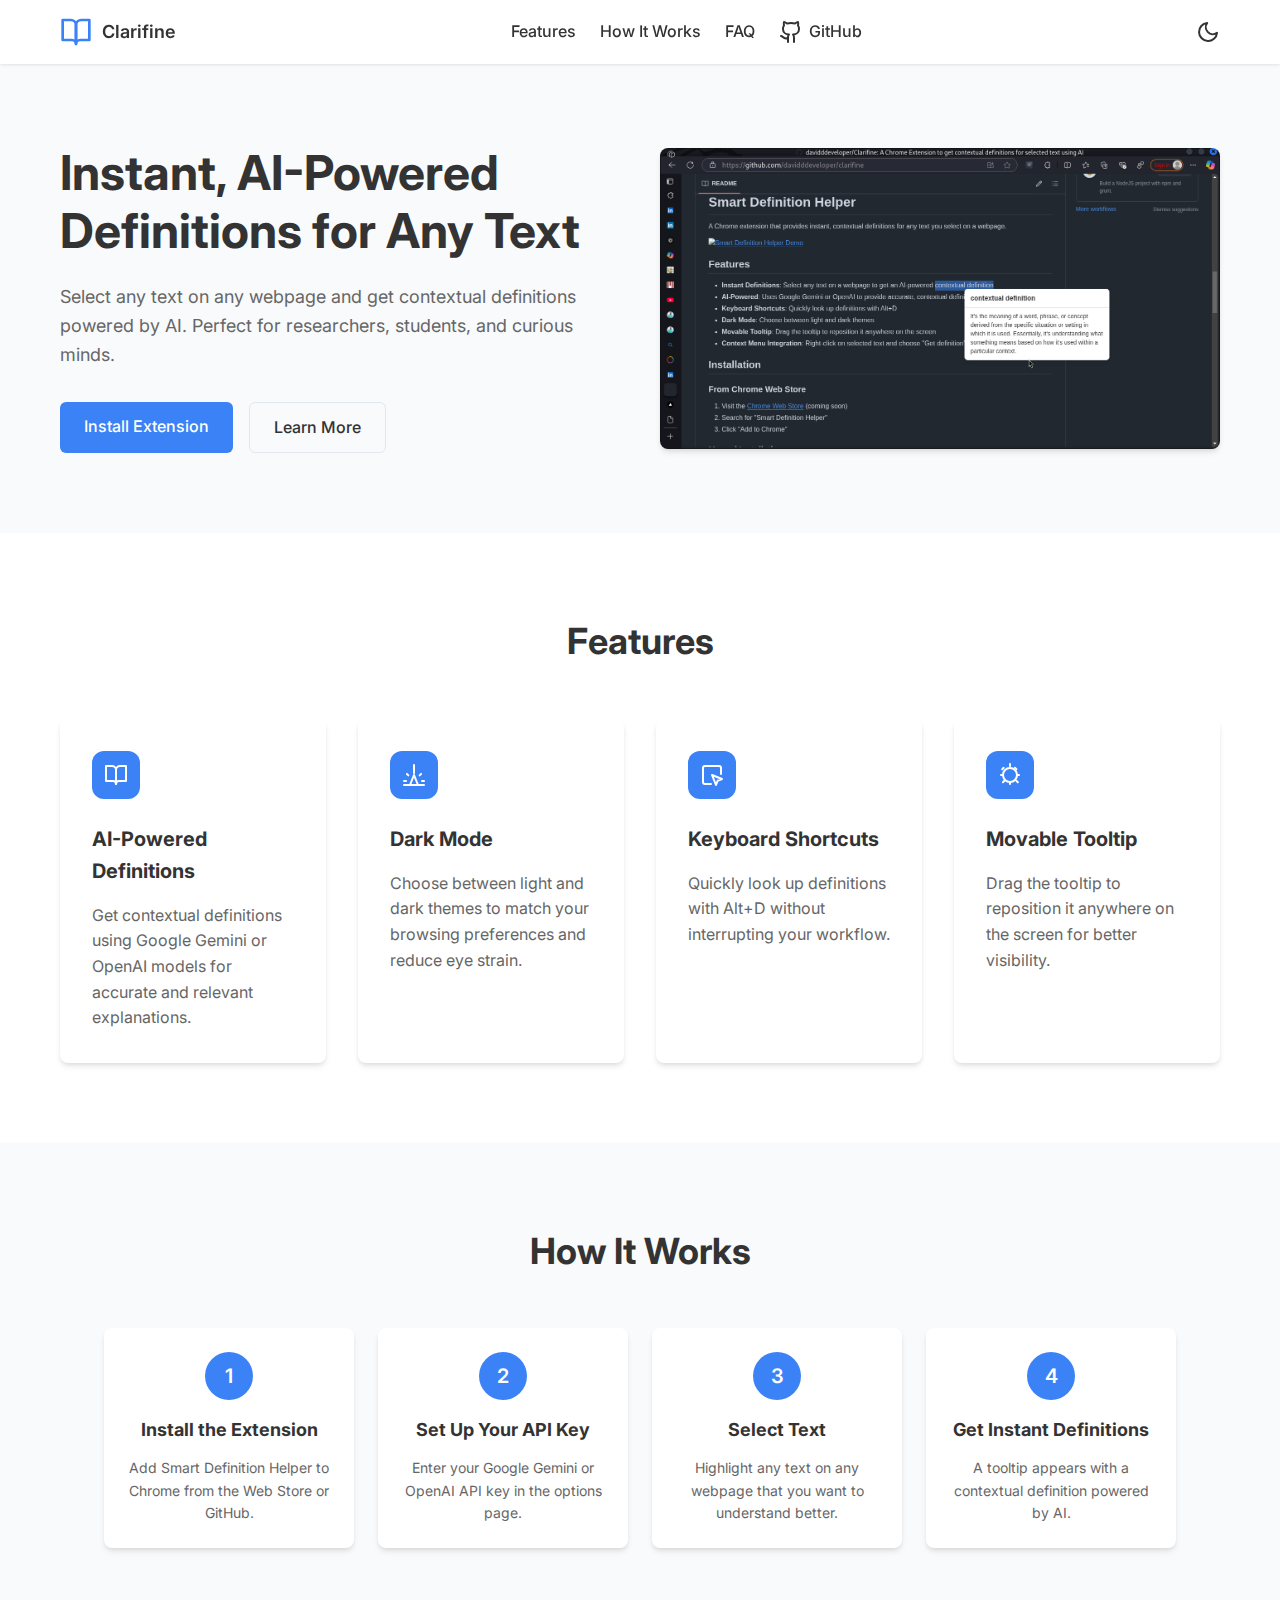
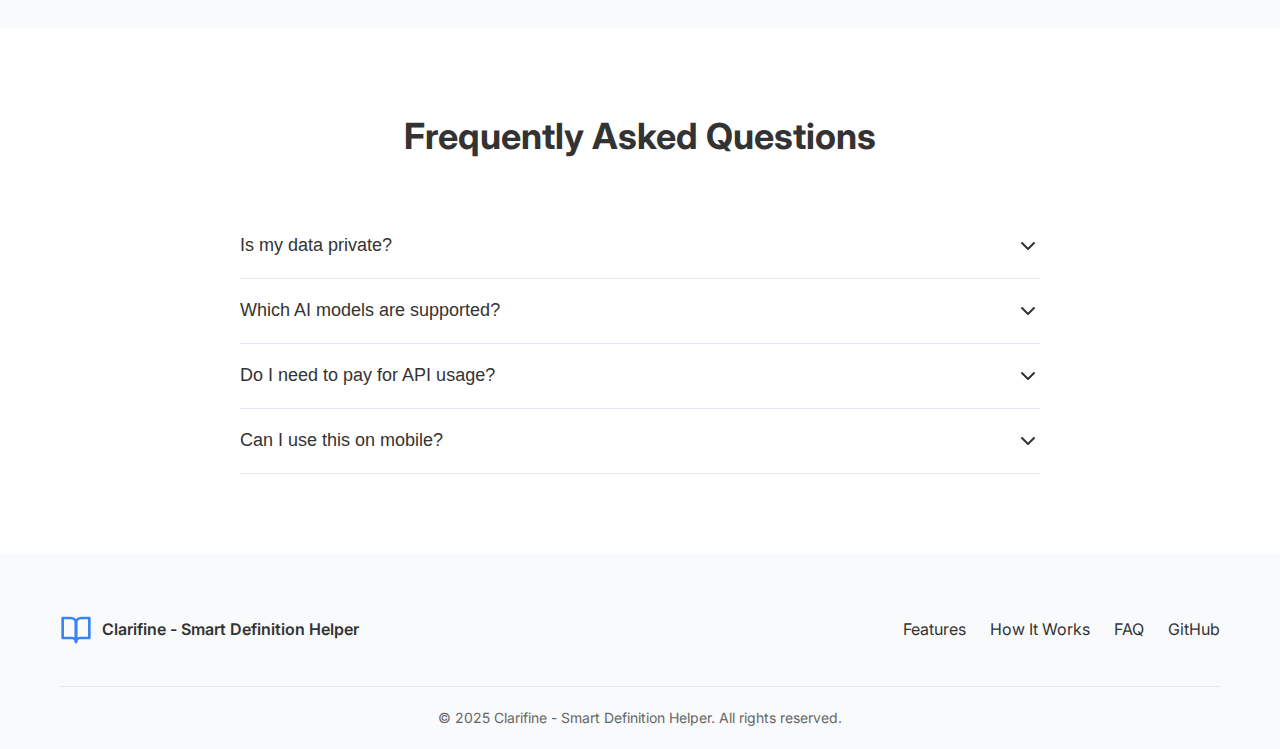
<file: website/index.html>
<!DOCTYPE html>
<html lang="en">
<head>
  <meta charset="UTF-8">
  <meta name="viewport" content="width=device-width, initial-scale=1.0">
  <title>Clarifine - AI-Powered Definitions for Any Text</title>
  <link rel="stylesheet" href="styles.css">
  <link rel="preconnect" href="https://fonts.googleapis.com">
  <link rel="preconnect" href="https://fonts.gstatic.com" crossorigin>
  <link href="https://fonts.googleapis.com/css2?family=Inter:wght@400;500;600;700&display=swap" rel="stylesheet">
  <link rel="shortcut icon" href="images/logo.svg" type="image/svg+xml">
  <meta name="description" content="Instant, AI-powered definitions for any text. Select any text on any webpage and get contextual definitions powered by AI. Perfect for researchers, students, and curious minds.">
  <meta name="keywords" content="clarifine, smart definition helper, ai definitions, google gemini, openai, gpt-3, gpt-4">
  <meta name="author" content="David Developer">
  <meta name="robots" content="index, follow">
  <meta property="og:title" content="Clarifine - AI-Powered Definitions for Any Text">
  <meta property="og:description" content="Instant, AI-powered definitions for any text. Select any text on any webpage and get contextual definitions powered by AI. Perfect for researchers, students, and curious minds.">
  <meta property="og:image" content="images/hero-demo.png">
  <meta property="og:url" content="https://clarifine.com">
  <meta property="og:type" content="website">
  <meta name="twitter:card" content="summary_large_image">
  <meta name="twitter:site" content="@davidddeveloper">
  <meta name="twitter:creator" content="@davidddeveloper">
</head>
<body>
  <header>
    <div class="container">
      <nav>
        <div class="logo">
          <img src="images/logo.svg" alt="Clarifine - Smart Definition Helper Logo">
          <span>Clarifine</span>
        </div>
        <div class="nav-links">
          <a href="#features">Features</a>
          <a href="#how-it-works">How It Works</a>
          <a href="#faq">FAQ</a>
          <a href="https://github.com/davidddeveloper/clarifine" class="github-link" target="_blank" rel="noopener">
            <svg xmlns="http://www.w3.org/2000/svg" width="24" height="24" viewBox="0 0 24 24" fill="none" stroke="currentColor" stroke-width="2" stroke-linecap="round" stroke-linejoin="round"><path d="M15 22v-4a4.8 4.8 0 0 0-1-3.5c3 0 6-2 6-5.5.08-1.25-.27-2.48-1-3.5.28-1.15.28-2.35 0-3.5 0 0-1 0-3 1.5-2.64-.5-5.36-.5-8 0C6 2 5 2 5 2c-.3 1.15-.3 2.35 0 3.5A5.403 5.403 0 0 0 4 9c0 3.5 3 5.5 6 5.5-.39.49-.68 1.05-.85 1.65-.17.6-.22 1.23-.15 1.85v4"></path><path d="M9 18c-4.51 2-5-2-7-2"></path></svg>
            GitHub
          </a>
        </div>
        <button class="theme-toggle" aria-label="Toggle dark mode">
          <svg class="sun-icon" xmlns="http://www.w3.org/2000/svg" width="24" height="24" viewBox="0 0 24 24" fill="none" stroke="currentColor" stroke-width="2" stroke-linecap="round" stroke-linejoin="round"><circle cx="12" cy="12" r="5"></circle><line x1="12" y1="1" x2="12" y2="3"></line><line x1="12" y1="21" x2="12" y2="23"></line><line x1="4.22" y1="4.22" x2="5.64" y2="5.64"></line><line x1="18.36" y1="18.36" x2="19.78" y2="19.78"></line><line x1="1" y1="12" x2="3" y2="12"></line><line x1="21" y1="12" x2="23" y2="12"></line><line x1="4.22" y1="19.78" x2="5.64" y2="18.36"></line><line x1="18.36" y1="5.64" x2="19.78" y2="4.22"></line></svg>
          <svg class="moon-icon" xmlns="http://www.w3.org/2000/svg" width="24" height="24" viewBox="0 0 24 24" fill="none" stroke="currentColor" stroke-width="2" stroke-linecap="round" stroke-linejoin="round"><path d="M21 12.79A9 9 0 1 1 11.21 3 7 7 0 0 0 21 12.79z"></path></svg>
        </button>
      </nav>
    </div>
  </header>

  <section class="hero">
    <div class="container">
      <div class="hero-content">
        <h1>Instant, AI-Powered Definitions for Any Text</h1>
        <p>Select any text on any webpage and get contextual definitions powered by AI. Perfect for researchers, students, and curious minds.</p>
        <div class="cta-buttons">
          <a href="https://chrome.google.com/webstore" class="primary-button">Install Extension</a>
          <a href="#how-it-works" class="secondary-button">Learn More</a>
        </div>
      </div>
      <div class="hero-image">
        <img src="images/hero-demo.png" alt="Smart Definition Helper in action">
      </div>
    </div>
  </section>

  <section id="features" class="features">
    <div class="container">
      <h2>Features</h2>
      <div class="features-grid">
        <div class="feature-card">
          <div class="feature-icon">
            <svg xmlns="http://www.w3.org/2000/svg" width="24" height="24" viewBox="0 0 24 24" fill="none" stroke="currentColor" stroke-width="2" stroke-linecap="round" stroke-linejoin="round"><path d="M2 3h6a4 4 0 0 1 4 4v14a3 3 0 0 0-3-3H2z"></path><path d="M22 3h-6a4 4 0 0 0-4 4v14a3 3 0 0 1 3-3h7z"></path></svg>
          </div>
          <h3>AI-Powered Definitions</h3>
          <p>Get contextual definitions using Google Gemini or OpenAI models for accurate and relevant explanations.</p>
        </div>
        <div class="feature-card">
          <div class="feature-icon">
            <svg xmlns="http://www.w3.org/2000/svg" width="24" height="24" viewBox="0 0 24 24" fill="none" stroke="currentColor" stroke-width="2" stroke-linecap="round" stroke-linejoin="round"><path d="M12 2v8"></path><path d="m4.93 10.93 1.41 1.41"></path><path d="M2 18h2"></path><path d="M20 18h2"></path><path d="m19.07 10.93-1.41 1.41"></path><path d="M22 22H2"></path><path d="m8 22 4-10 4 10"></path></svg>
          </div>
          <h3>Dark Mode</h3>
          <p>Choose between light and dark themes to match your browsing preferences and reduce eye strain.</p>
        </div>
        <div class="feature-card">
          <div class="feature-icon">
            <svg xmlns="http://www.w3.org/2000/svg" width="24" height="24" viewBox="0 0 24 24" fill="none" stroke="currentColor" stroke-width="2" stroke-linecap="round" stroke-linejoin="round"><path d="M21 11V5a2 2 0 0 0-2-2H5a2 2 0 0 0-2 2v14a2 2 0 0 0 2 2h6"></path><path d="m12 12 4 10 1.7-4.3L22 16Z"></path></svg>
          </div>
          <h3>Keyboard Shortcuts</h3>
          <p>Quickly look up definitions with Alt+D without interrupting your workflow.</p>
        </div>
        <div class="feature-card">
          <div class="feature-icon">
            <svg xmlns="http://www.w3.org/2000/svg" width="24" height="24" viewBox="0 0 24 24" fill="none" stroke="currentColor" stroke-width="2" stroke-linecap="round" stroke-linejoin="round"><path d="M12 19a7 7 0 1 0 0-14 7 7 0 0 0 0 14Z"></path><path d="M12 19v2"></path><path d="M12 3V1"></path><path d="m4.22 6.22 1.42-1.42"></path><path d="m18.36 6.22-1.42-1.42"></path><path d="m6.34 17.76-1.42 1.42"></path><path d="m19.78 19.18-1.42-1.42"></path><path d="M5 12H3"></path><path d="M21 12h-2"></path></svg>
          </div>
          <h3>Movable Tooltip</h3>
          <p>Drag the tooltip to reposition it anywhere on the screen for better visibility.</p>
        </div>
      </div>
    </div>
  </section>

  <section id="how-it-works" class="how-it-works">
    <div class="container">
      <h2>How It Works</h2>
      <div class="steps">
        <div class="step">
          <div class="step-number">1</div>
          <h3>Install the Extension</h3>
          <p>Add Smart Definition Helper to Chrome from the Web Store or GitHub.</p>
        </div>
        <div class="step">
          <div class="step-number">2</div>
          <h3>Set Up Your API Key</h3>
          <p>Enter your Google Gemini or OpenAI API key in the options page.</p>
        </div>
        <div class="step">
          <div class="step-number">3</div>
          <h3>Select Text</h3>
          <p>Highlight any text on any webpage that you want to understand better.</p>
        </div>
        <div class="step">
          <div class="step-number">4</div>
          <h3>Get Instant Definitions</h3>
          <p>A tooltip appears with a contextual definition powered by AI.</p>
        </div>
      </div>
    </div>
  </section>

  <section id="faq" class="faq">
    <div class="container">
      <h2>Frequently Asked Questions</h2>
      <div class="accordion">
        <div class="accordion-item">
          <button class="accordion-header">
            <span>Is my data private?</span>
            <svg class="accordion-icon" xmlns="http://www.w3.org/2000/svg" width="24" height="24" viewBox="0 0 24 24" fill="none" stroke="currentColor" stroke-width="2" stroke-linecap="round" stroke-linejoin="round"><polyline points="6 9 12 15 18 9"></polyline></svg>
          </button>
          <div class="accordion-content">
            <p>Yes, your API key is stored locally in your browser and is never sent to our servers. Selected text is sent directly to the AI provider (Google or OpenAI) for processing. No user data is collected or stored by this extension.</p>
          </div>
        </div>
        <div class="accordion-item">
          <button class="accordion-header">
            <span>Which AI models are supported?</span>
            <svg class="accordion-icon" xmlns="http://www.w3.org/2000/svg" width="24" height="24" viewBox="0 0 24 24" fill="none" stroke="currentColor" stroke-width="2" stroke-linecap="round" stroke-linejoin="round"><polyline points="6 9 12 15 18 9"></polyline></svg>
          </button>
          <div class="accordion-content">
            <p>Smart Definition Helper supports Google Gemini Pro and OpenAI's GPT-3.5 Turbo. We recommend using Gemini for the best balance of performance and cost.</p>
          </div>
        </div>
        <div class="accordion-item">
          <button class="accordion-header">
            <span>Do I need to pay for API usage?</span>
            <svg class="accordion-icon" xmlns="http://www.w3.org/2000/svg" width="24" height="24" viewBox="0 0 24 24" fill="none" stroke="currentColor" stroke-width="2" stroke-linecap="round" stroke-linejoin="round"><polyline points="6 9 12 15 18 9"></polyline></svg>
          </button>
          <div class="accordion-content">
            <p>Yes, you'll need to use your own API key from either Google or OpenAI. Both providers offer free tiers that should be sufficient for casual use. Google Gemini currently offers a more generous free tier.</p>
          </div>
        </div>
        <div class="accordion-item">
          <button class="accordion-header">
            <span>Can I use this on mobile?</span>
            <svg class="accordion-icon" xmlns="http://www.w3.org/2000/svg" width="24" height="24" viewBox="0 0 24 24" fill="none" stroke="currentColor" stroke-width="2" stroke-linecap="round" stroke-linejoin="round"><polyline points="6 9 12 15 18 9"></polyline></svg>
          </button>
          <div class="accordion-content">
            <p>Currently, Smart Definition Helper is only available for desktop Chrome browsers. We're exploring options for mobile browsers in the future.</p>
          </div>
        </div>
      </div>
    </div>
  </section>

  <footer>
    <div class="container">
      <div class="footer-content">
        <div class="footer-logo">
          <img src="images/logo.svg" alt="Smart Definition Helper Logo">
          <span>Clarifine - Smart Definition Helper</span>
        </div>
        <div class="footer-links">
          <a href="#features">Features</a>
          <a href="#how-it-works">How It Works</a>
          <a href="#faq">FAQ</a>
          <a href="https://github.com/yourusername/smart-definition-helper">GitHub</a>
        </div>
      </div>
      <div class="footer-bottom">
        <p>&copy; 2025 Clarifine - Smart Definition Helper. All rights reserved.</p>
      </div>
    </div>
  </footer>

  <script src="script.js"></script>
</body>
</html>
</file>
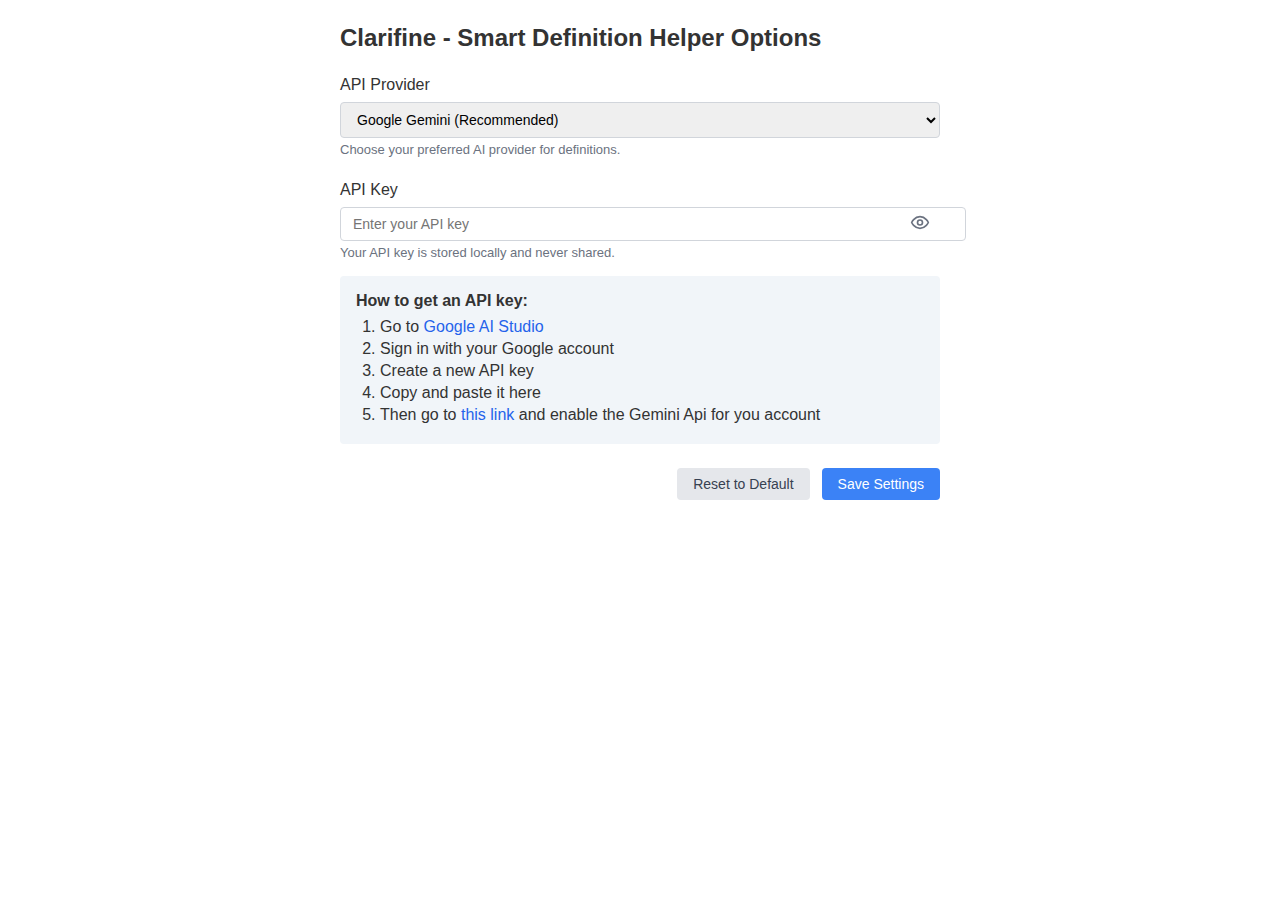
<file: options.html>
<!DOCTYPE html>
<html lang="en">
<head>
  <meta charset="UTF-8">
  <meta name="viewport" content="width=device-width, initial-scale=1.0">
  <title>Smart Definition Helper Options</title>
  <style>
    body {
      font-family: -apple-system, BlinkMacSystemFont, "Segoe UI", Roboto, Helvetica, Arial, sans-serif;
      max-width: 600px;
      margin: 0 auto;
      padding: 24px;
      color: #333;
    }
    
    h1 {
      font-size: 24px;
      margin-top: 0;
      margin-bottom: 24px;
    }
    
    .form-group {
      margin-bottom: 24px;
    }
    
    label {
      display: block;
      font-weight: 500;
      margin-bottom: 8px;
    }
    
    select, input[type="text"], input[type="password"] {
      width: 100%;
      padding: 8px 12px;
      border: 1px solid #d1d5db;
      border-radius: 4px;
      font-size: 14px;
    }
    
    .api-key-container {
      position: relative;
    }
    
    .toggle-visibility {
      position: absolute;
      right: 10px;
      top: 50%;
      transform: translateY(-50%);
      cursor: pointer;
      color: #6b7280;
      background: none;
      border: none;
      padding: 0;
    }
    
    .help-text {
      font-size: 13px;
      color: #6b7280;
      margin-top: 4px;
    }
    
    .api-instructions {
      background-color: #f1f5f9;
      padding: 16px;
      border-radius: 4px;
      margin-top: 16px;
    }
    
    .api-instructions h3 {
      font-size: 16px;
      margin-top: 0;
      margin-bottom: 8px;
    }
    
    .api-instructions ol {
      margin: 0;
      padding-left: 24px;
    }
    
    .api-instructions li {
      margin-bottom: 4px;
    }
    
    .api-instructions a {
      color: #2563eb;
      text-decoration: none;
    }
    
    .api-instructions a:hover {
      text-decoration: underline;
    }
    
    .buttons {
      display: flex;
      justify-content: flex-end;
      gap: 12px;
      margin-top: 24px;
    }
    
    .button {
      padding: 8px 16px;
      border-radius: 4px;
      font-size: 14px;
      cursor: pointer;
      transition: background-color 0.2s;
    }
    
    .button-primary {
      background-color: #3b82f6;
      color: white;
      border: none;
    }
    
    .button-primary:hover {
      background-color: #2563eb;
    }
    
    .button-secondary {
      background-color: #e5e7eb;
      color: #374151;
      border: none;
    }
    
    .button-secondary:hover {
      background-color: #d1d5db;
    }
    
    .status-message {
      margin-top: 16px;
      padding: 8px 12px;
      border-radius: 4px;
      text-align: center;
      display: none;
    }
    
    .status-success {
      background-color: #dcfce7;
      color: #166534;
    }
    
    .status-error {
      background-color: #fee2e2;
      color: #b91c1c;
    }
  </style>
</head>
<body>
  <h1>Clarifine - Smart Definition Helper Options</h1>
  
  <div class="form-group">
    <label for="apiProvider">API Provider</label>
    <select id="apiProvider">
      <option value="gemini">Google Gemini (Recommended)</option>
      <option value="openai">OpenAI</option>
      <option value="ours">Use Ours (not recommended not secure) (You will run into API limit issues)</option>
    </select>
    <div class="help-text">Choose your preferred AI provider for definitions.</div>
  </div>
  
  <div class="form-group">
    <label for="apiKey">API Key</label>
    <div class="api-key-container">
      <input type="password" id="apiKey" placeholder="Enter your API key">
      <button class="toggle-visibility" id="toggleVisibility" type="button">
        <svg xmlns="http://www.w3.org/2000/svg" width="20" height="20" viewBox="0 0 24 24" fill="none" stroke="currentColor" stroke-width="2" stroke-linecap="round" stroke-linejoin="round">
          <path d="M2 12s3-7 10-7 10 7 10 7-3 7-10 7-10-7-10-7Z"></path>
          <circle cx="12" cy="12" r="3"></circle>
        </svg>
      </button>
    </div>
    <div class="help-text">Your API key is stored locally and never shared.</div>
    
    <div id="apiInstructions" class="api-instructions">
      <h3>How to get an API key:</h3>
      <div id="geminiInstructions">
        <ol>
          <li>Go to <a href="https://makersuite.google.com/app/apikey" target="_blank">Google AI Studio</a></li>
          <li>Sign in with your Google account</li>
          <li>Create a new API key</li>
          <li>Copy and paste it here</li>
          <li>Then go to <a href="https://console.cloud.google.com/apis/library/generativelanguage.googleapis.com">this link</a> and enable the Gemini Api for you account</li>
        </ol>
      </div>
      <div id="openaiInstructions" style="display: none;">
        <ol>
          <li>Go to <a href="https://platform.openai.com/api-keys" target="_blank">OpenAI API Keys</a></li>
          <li>Sign in to your OpenAI account</li>
          <li>Create a new secret key</li>
          <li>Copy and paste it here</li>
          <li>Watch this <a href="https://www.youtube.com/watch?v=OB99E7Y1cMA">Video</a> to learn more</li>
        </ol>
      </div>
    </div>
  </div>
  
  <div class="buttons">
    <button id="resetBtn" class="button button-secondary">Reset to Default</button>
    <button id="saveBtn" class="button button-primary">Save Settings</button>
  </div>
  
  <div id="statusMessage" class="status-message"></div>
  
  <script src="options.js"></script>
</body>
</html>
</file>
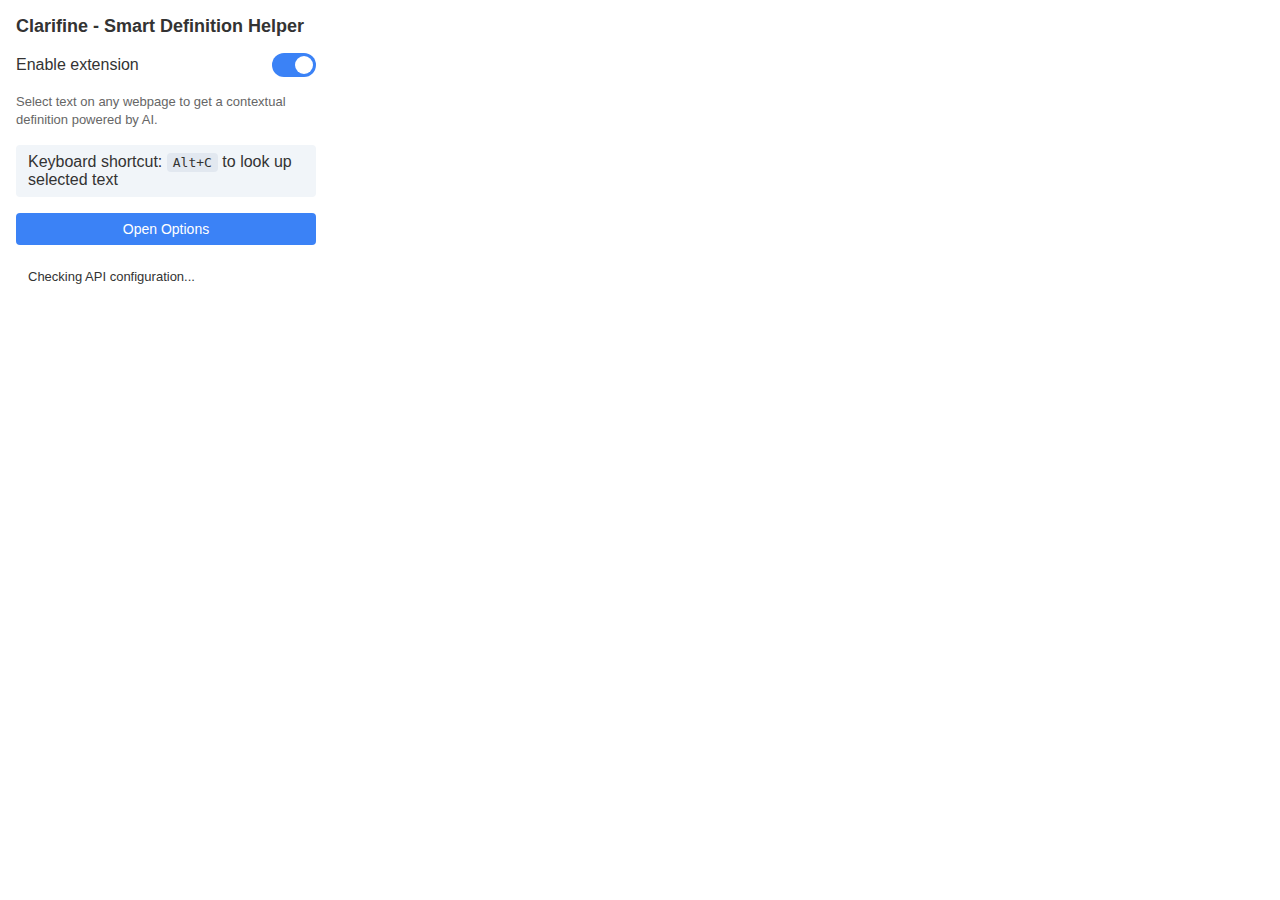
<file: popup.html>
<!DOCTYPE html>
<html lang="en">
<head>
  <meta charset="UTF-8">
  <meta name="viewport" content="width=device-width, initial-scale=1.0">
  <title>Smart Definition Helper</title>
  <style>
    body {
      font-family: -apple-system, BlinkMacSystemFont, "Segoe UI", Roboto, Helvetica, Arial, sans-serif;
      width: 300px;
      padding: 16px;
      margin: 0;
      color: #333;
    }
    
    h1 {
      font-size: 18px;
      margin-top: 0;
      margin-bottom: 16px;
    }
    
    .toggle-container {
      display: flex;
      justify-content: space-between;
      align-items: center;
      margin-bottom: 16px;
    }
    
    .toggle-switch {
      position: relative;
      display: inline-block;
      width: 44px;
      height: 24px;
    }
    
    .toggle-switch input {
      opacity: 0;
      width: 0;
      height: 0;
    }
    
    .toggle-slider {
      position: absolute;
      cursor: pointer;
      top: 0;
      left: 0;
      right: 0;
      bottom: 0;
      background-color: #ccc;
      transition: .4s;
      border-radius: 24px;
    }
    
    .toggle-slider:before {
      position: absolute;
      content: "";
      height: 18px;
      width: 18px;
      left: 3px;
      bottom: 3px;
      background-color: white;
      transition: .4s;
      border-radius: 50%;
    }
    
    input:checked + .toggle-slider {
      background-color: #3b82f6;
    }
    
    input:checked + .toggle-slider:before {
      transform: translateX(20px);
    }
    
    .info {
      font-size: 13px;
      color: #666;
      margin-bottom: 16px;
      line-height: 1.4;
    }
    
    .shortcut {
      background-color: #f1f5f9;
      padding: 8px 12px;
      border-radius: 4px;
      margin-bottom: 16px;
    }
    
    .shortcut-key {
      background-color: #e2e8f0;
      padding: 2px 6px;
      border-radius: 4px;
      font-family: monospace;
    }
    
    .button {
      display: block;
      width: 100%;
      padding: 8px 16px;
      background-color: #3b82f6;
      color: white;
      border: none;
      border-radius: 4px;
      cursor: pointer;
      font-size: 14px;
      transition: background-color 0.2s;
    }
    
    .button:hover {
      background-color: #2563eb;
    }
    
    .api-status {
      font-size: 13px;
      margin-top: 16px;
      padding: 8px 12px;
      border-radius: 4px;
    }
    
    .api-status.configured {
      background-color: #dcfce7;
      color: #166534;
    }
    
    .api-status.not-configured {
      background-color: #fee2e2;
      color: #b91c1c;
    }
  </style>
</head>
<body>
  <h1>Clarifine - Smart Definition Helper</h1>
  
  <div class="toggle-container">
    <span>Enable extension</span>
    <label class="toggle-switch">
      <input type="checkbox" id="enableExtension" checked>
      <span class="toggle-slider"></span>
    </label>
  </div>
  
  <div class="info">
    Select text on any webpage to get a contextual definition powered by AI.
  </div>
  
  <div class="shortcut">
    Keyboard shortcut: <span class="shortcut-key">Alt+C</span> to look up selected text
  </div>
  
  <button id="optionsBtn" class="button">Open Options</button>
  
  <div id="apiStatus" class="api-status">
    Checking API configuration...
  </div>
  
  <script src="popup.js"></script>
</body>
</html>
</file>
<file: website/styles.css>
:root {
    --primary-color: #3b82f6;
    --primary-hover: #2563eb;
    --text-color: #333333;
    --text-light: #666666;
    --background-color: #ffffff;
    --background-alt: #f8fafc;
    --border-color: #e2e8f0;
    --card-background: #ffffff;
    --card-shadow: 0 4px 6px -1px rgba(0, 0, 0, 0.1), 0 2px 4px -1px rgba(0, 0, 0, 0.06);
    --success-color: #10b981;
    --error-color: #ef4444;
  }
  
  .dark-theme {
    --primary-color: #3b82f6;
    --primary-hover: #60a5fa;
    --text-color: #f8fafc;
    --text-light: #cbd5e1;
    --background-color: #0f172a;
    --background-alt: #1e293b;
    --border-color: #334155;
    --card-background: #1e293b;
    --card-shadow: 0 4px 6px -1px rgba(0, 0, 0, 0.2), 0 2px 4px -1px rgba(0, 0, 0, 0.1);
    --success-color: #10b981;
    --error-color: #ef4444;
  }
  
  * {
    margin: 0;
    padding: 0;
    box-sizing: border-box;
  }

  html {
    scroll-behavior: smooth;
  }
  
  body {
    font-family: "Inter", sans-serif;
    color: var(--text-color);
    background-color: var(--background-color);
    line-height: 1.6;
    transition: background-color 0.3s ease, color 0.3s ease;
  }
  
  .container {
    max-width: 1200px;
    margin: 0 auto;
    padding: 0 20px;
  }
  
  /* Header & Navigation */
  header {
    background-color: var(--background-color);
    box-shadow: 0 1px 3px rgba(0, 0, 0, 0.1);
    position: sticky;
    top: 0;
    z-index: 100;
    transition: background-color 0.3s ease;
  }
  
  nav {
    display: flex;
    justify-content: space-between;
    align-items: center;
    padding: 16px 0;
  }
  
  .logo {
    display: flex;
    align-items: center;
    gap: 10px;
    font-weight: 600;
    font-size: 18px;
  }
  
  .logo img {
    height: 32px;
  }
  
  .nav-links {
    display: flex;
    gap: 24px;
  }
  
  .nav-links a {
    color: var(--text-color);
    text-decoration: none;
    font-weight: 500;
    transition: color 0.2s;
  }
  
  .nav-links a:hover {
    color: var(--primary-color);
  }
  
  .github-link {
    display: flex;
    align-items: center;
    gap: 6px;
  }
  
  .theme-toggle {
    background: none;
    border: none;
    cursor: pointer;
    color: var(--text-color);
    display: flex;
    align-items: center;
    justify-content: center;
  }
  
  .theme-toggle .sun-icon {
    display: none;
  }
  
  .theme-toggle .moon-icon {
    display: block;
  }
  
  .dark-theme .theme-toggle .sun-icon {
    display: block;
  }
  
  .dark-theme .theme-toggle .moon-icon {
    display: none;
  }
  
  /* Hero Section */
  .hero {
    padding: 80px 0;
    background-color: var(--background-alt);
    transition: background-color 0.3s ease;
  }
  
  .hero .container {
    display: flex;
    align-items: center;
    gap: 40px;
  }
  
  .hero-content {
    flex: 1;
  }
  
  .hero-image {
    flex: 1;
    display: flex;
    justify-content: center;
  }
  
  .hero-image img {
    max-width: 100%;
    border-radius: 8px;
    box-shadow: var(--card-shadow);
  }
  
  h1 {
    font-size: 48px;
    line-height: 1.2;
    margin-bottom: 24px;
    color: var(--text-color);
  }
  
  .hero p {
    font-size: 18px;
    color: var(--text-light);
    margin-bottom: 32px;
  }
  
  .cta-buttons {
    display: flex;
    gap: 16px;
  }
  
  .primary-button {
    display: inline-block;
    background-color: var(--primary-color);
    color: white;
    padding: 12px 24px;
    border-radius: 6px;
    text-decoration: none;
    font-weight: 500;
    transition: background-color 0.2s;
  }
  
  .primary-button:hover {
    background-color: var(--primary-hover);
  }
  
  .secondary-button {
    display: inline-block;
    background-color: transparent;
    color: var(--text-color);
    padding: 12px 24px;
    border-radius: 6px;
    text-decoration: none;
    font-weight: 500;
    border: 1px solid var(--border-color);
    transition: background-color 0.2s, border-color 0.2s;
  }
  
  .secondary-button:hover {
    background-color: var(--background-alt);
    border-color: var(--text-light);
  }
  
  /* Features Section */
  .features {
    padding: 80px 0;
  }
  
  h2 {
    font-size: 36px;
    text-align: center;
    margin-bottom: 48px;
    color: var(--text-color);
  }
  
  .features-grid {
    display: grid;
    grid-template-columns: repeat(auto-fit, minmax(250px, 1fr));
    gap: 32px;
  }
  
  .feature-card {
    background-color: var(--card-background);
    border-radius: 8px;
    padding: 32px;
    box-shadow: var(--card-shadow);
    transition: transform 0.3s ease, box-shadow 0.3s ease, background-color 0.3s ease;
  }
  
  .feature-card:hover {
    transform: translateY(-5px);
    box-shadow: 0 10px 15px -3px rgba(0, 0, 0, 0.1), 0 4px 6px -2px rgba(0, 0, 0, 0.05);
  }
  
  .feature-icon {
    display: flex;
    align-items: center;
    justify-content: center;
    width: 48px;
    height: 48px;
    background-color: var(--primary-color);
    color: white;
    border-radius: 12px;
    margin-bottom: 24px;
  }
  
  .feature-card h3 {
    font-size: 20px;
    margin-bottom: 16px;
    color: var(--text-color);
  }
  
  .feature-card p {
    color: var(--text-light);
  }
  
  /* How It Works Section */
  .how-it-works {
    padding: 80px 0;
    background-color: var(--background-alt);
    transition: background-color 0.3s ease;
  }
  
  .steps {
    display: flex;
    flex-wrap: wrap;
    gap: 24px;
    justify-content: center;
  }
  
  .step {
    flex: 1;
    min-width: 200px;
    max-width: 250px;
    text-align: center;
    padding: 24px;
    background-color: var(--card-background);
    border-radius: 8px;
    box-shadow: var(--card-shadow);
    transition: background-color 0.3s ease;
  }
  
  .step-number {
    display: flex;
    align-items: center;
    justify-content: center;
    width: 48px;
    height: 48px;
    background-color: var(--primary-color);
    color: white;
    border-radius: 50%;
    font-weight: 600;
    font-size: 20px;
    margin: 0 auto 16px;
  }
  
  .step h3 {
    font-size: 18px;
    margin-bottom: 12px;
    color: var(--text-color);
  }
  
  .step p {
    color: var(--text-light);
    font-size: 14px;
  }
  
  /* FAQ Section */
  .faq {
    padding: 80px 0;
  }
  
  .accordion {
    max-width: 800px;
    margin: 0 auto;
  }
  
  .accordion-item {
    border-bottom: 1px solid var(--border-color);
    transition: border-color 0.3s ease;
  }
  
  .accordion-header {
    width: 100%;
    display: flex;
    justify-content: space-between;
    align-items: center;
    padding: 20px 0;
    background: none;
    border: none;
    text-align: left;
    cursor: pointer;
    color: var(--text-color);
    font-size: 18px;
    font-weight: 500;
    transition: color 0.3s ease;
  }
  
  .accordion-header:hover {
    color: var(--primary-color);
  }
  
  .accordion-icon {
    transition: transform 0.3s ease;
  }
  
  .accordion-item.active .accordion-icon {
    transform: rotate(180deg);
  }
  
  .accordion-content {
    max-height: 0;
    overflow: hidden;
    transition: max-height 0.3s ease;
  }
  
  .accordion-item.active .accordion-content {
    max-height: 200px;
    padding-bottom: 20px;
  }
  
  .accordion-content p {
    color: var(--text-light);
  }
  
  /* Footer */
  footer {
    background-color: var(--background-alt);
    padding: 60px 0 20px;
    transition: background-color 0.3s ease;
  }
  
  .footer-content {
    display: flex;
    justify-content: space-between;
    align-items: center;
    margin-bottom: 40px;
  }
  
  .footer-logo {
    display: flex;
    align-items: center;
    gap: 10px;
    font-weight: 600;
  }
  
  .footer-logo img {
    height: 32px;
  }
  
  .footer-links {
    display: flex;
    gap: 24px;
  }
  
  .footer-links a {
    color: var(--text-color);
    text-decoration: none;
    transition: color 0.2s;
  }
  
  .footer-links a:hover {
    color: var(--primary-color);
  }
  
  .footer-bottom {
    text-align: center;
    padding-top: 20px;
    border-top: 1px solid var(--border-color);
    color: var(--text-light);
    font-size: 14px;
    transition: border-color 0.3s ease;
  }
  
  /* Responsive Design */
  @media (max-width: 768px) {
    .hero .container {
      flex-direction: column;
    }
  
    h1 {
      font-size: 36px;
    }
  
    .hero p {
      font-size: 16px;
    }
  
    .footer-content {
      flex-direction: column;
      gap: 24px;
    }
  }
  
  @media (max-width: 576px) {
    .nav-links {
      display: none;
    }
  
    .cta-buttons {
      flex-direction: column;
    }
  
    h1 {
      font-size: 28px;
    }
  
    h2 {
      font-size: 24px;
    }
  }
</file>
